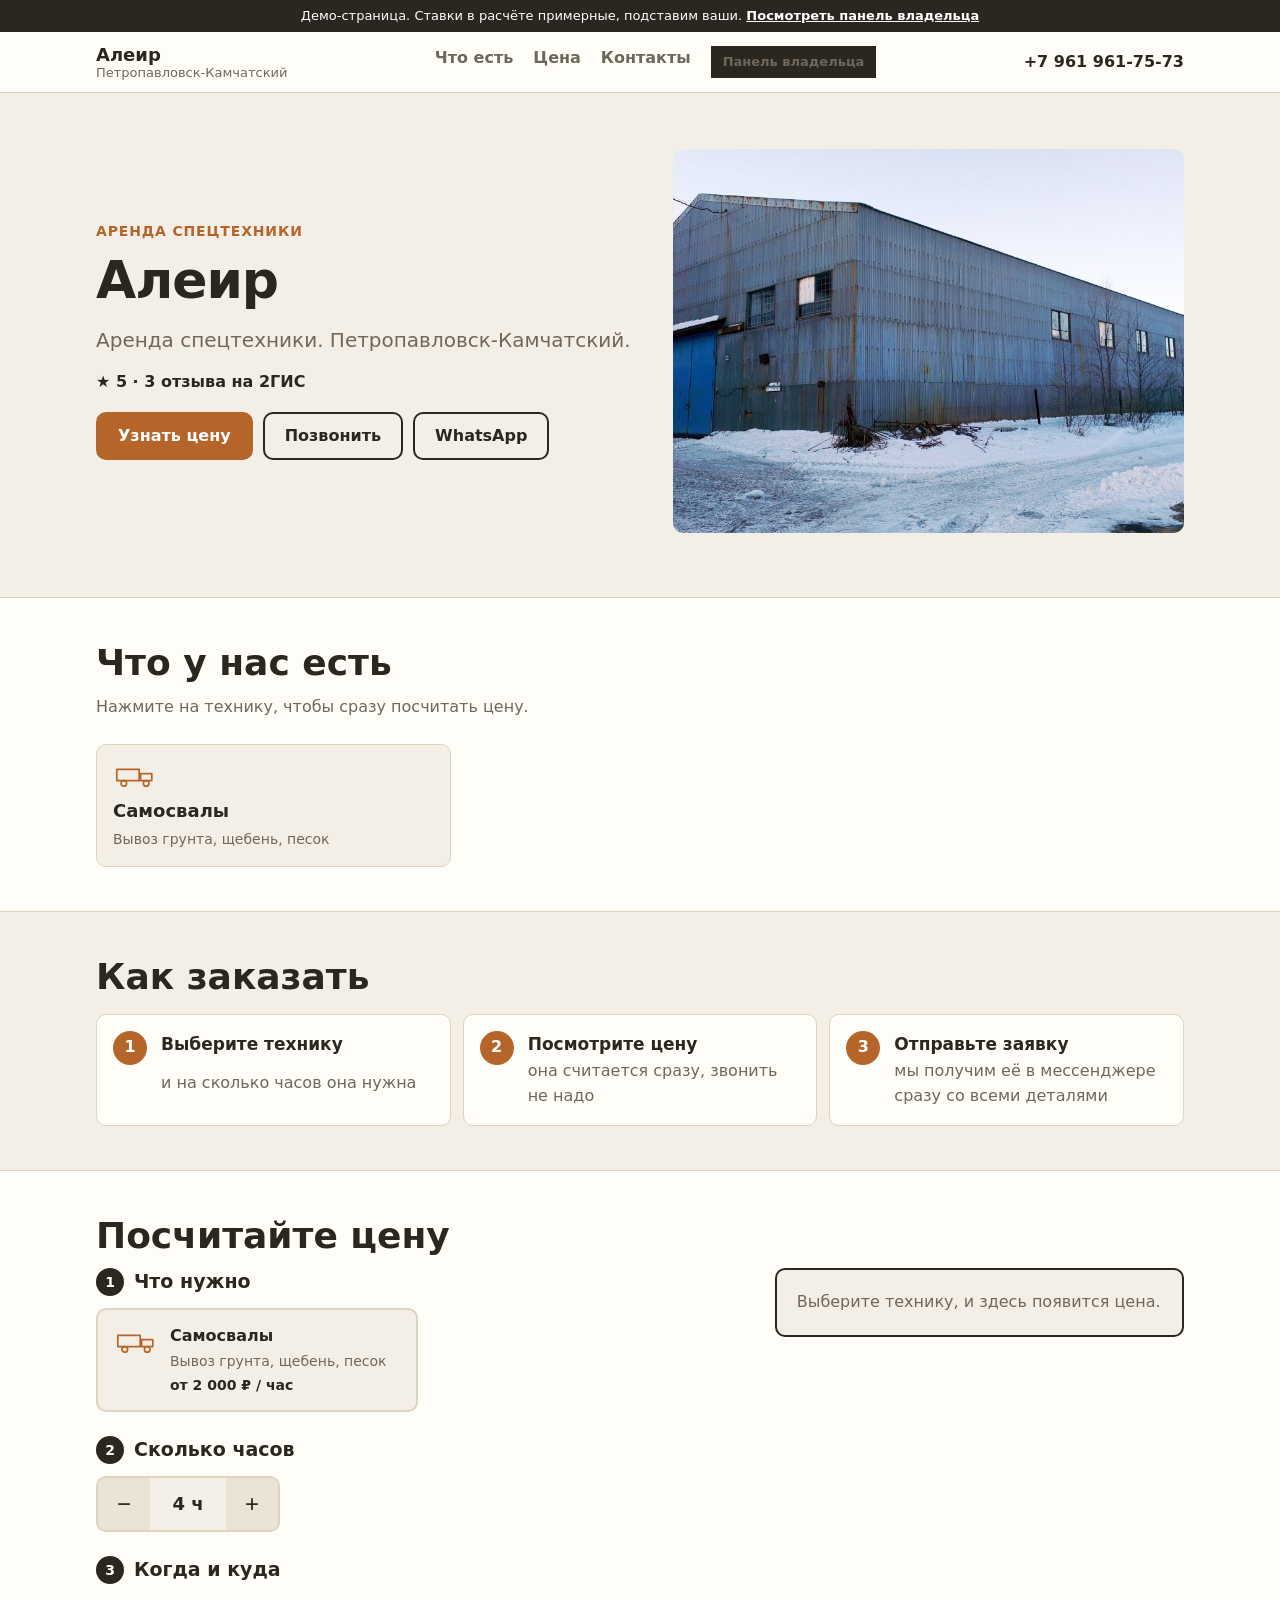
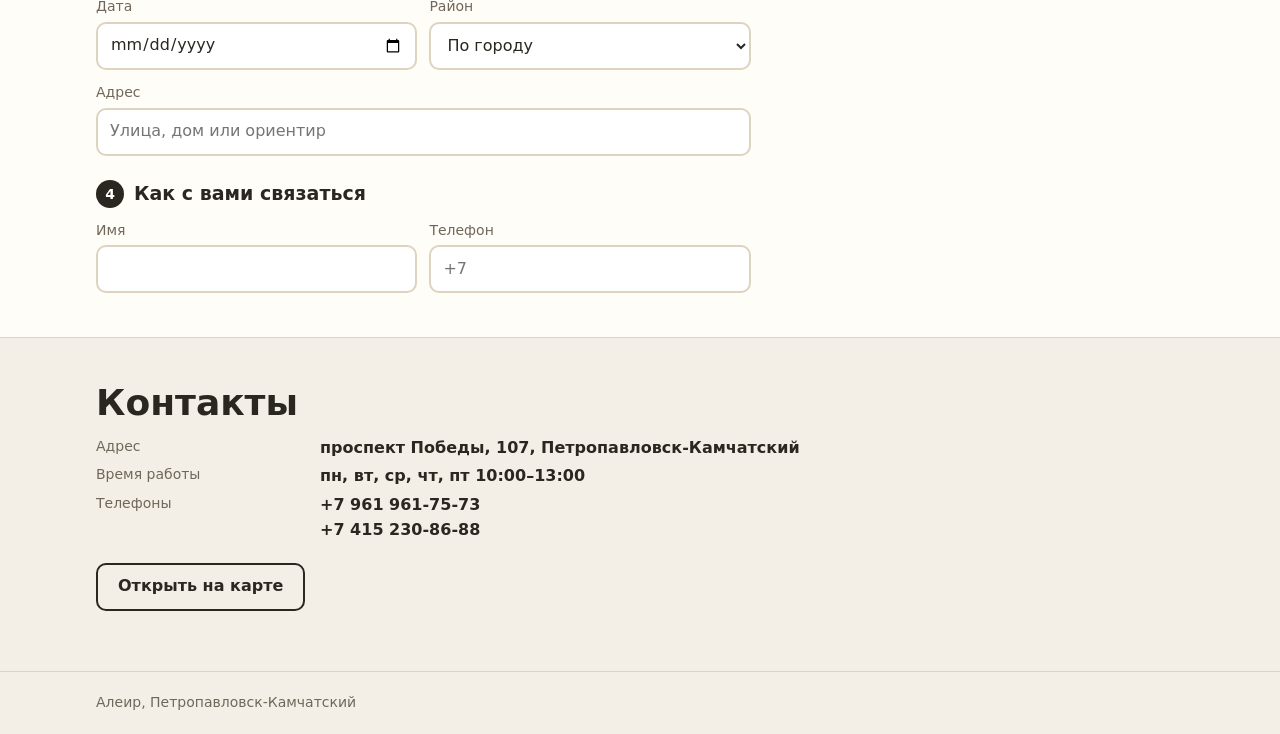
<file: aleir/index.html>
<!doctype html>
<html lang="ru">
<head>
<meta charset="utf-8">
<meta name="viewport" content="width=device-width, initial-scale=1">
<meta name="robots" content="noindex">
<title>Аренда спецтехники</title>
<link rel="stylesheet" href="style.css">
</head>
<body>
<div class="demo">Демо-страница. Ставки в расчёте примерные, подставим ваши. <a href="admin/" style="color:#fff;font-weight:700">Посмотреть панель владельца</a></div>
<div class="demo" id="ovr" hidden style="background:#b5652a">Показана страница с вашими изменениями из демо-панели. <a href="#" id="ovr-reset" style="color:#fff;font-weight:700">Сбросить</a></div>
<header class="top">
  <div class="wrap top-in">
    <div class="brand"><b data-c="name"></b><span data-c="city"></span></div>
    <nav class="nav"><a href="#have">Что есть</a><a href="#calc">Цена</a><a href="#contacts">Контакты</a><a class="demo own" href="admin/">Панель владельца</a></nav>
    <a class="top-tel" data-tel="text" href="#"></a>
  </div>
</header>

<section class="hero">
  <div class="wrap hero-in">
    <div class="hero-text">
      <p class="kicker" data-c="kicker"></p>
      <h1 data-c="name"></h1>
      <p class="lead" data-c="about"></p>
      <p class="rating" id="rating" hidden></p>
      <div class="cta">
        <a class="btn btn-main" href="#calc" data-t="cta_main">Узнать цену</a>
        <a class="btn" data-tel href="#" data-t="cta_call">Позвонить</a>
        <a class="btn" data-wa target="_blank" rel="noopener" href="#">WhatsApp</a>
        <a class="btn" id="hero-tg" data-tg target="_blank" rel="noopener" href="#">Telegram</a>
      </div>
    </div>
    <figure class="hero-photo" id="hero-photo" hidden><img id="hero-img" alt=""></figure>
  </div>
</section>

<section class="gallery" id="gallery" hidden>
  <div class="wrap"><div id="gallery-list" class="gal"></div></div>
</section>

<section class="have" id="have">
  <div class="wrap">
    <h2 data-t="have_title">Что у нас есть</h2>
    <p class="section-sub" data-t="have_sub">Нажмите на технику, чтобы сразу посчитать цену.</p>
    <div id="fleet-list" class="tiles"></div>
    <div id="services" class="services" hidden>
      <h3 data-t="services_title">Ещё делаем</h3>
      <ul id="services-list"></ul>
    </div>
  </div>
</section>

<section class="how" id="how">
  <div class="wrap">
    <h2 data-t="how_title">Как заказать</h2>
    <ol class="steps">
      <li><b data-t="step1_t">Выберите технику</b><span data-t="step1_d">и на сколько часов она нужна</span></li>
      <li><b data-t="step2_t">Посмотрите цену</b><span data-t="step2_d">она считается сразу, звонить не надо</span></li>
      <li><b data-t="step3_t">Отправьте заявку</b><span data-t="step3_d">мы получим её в мессенджере сразу со всеми деталями</span></li>
    </ol>
  </div>
</section>

<section class="calc" id="calc">
  <div class="wrap">
    <h2 data-t="calc_title">Посчитайте цену</h2>
    <div class="calc-grid">
      <div class="calc-form">
        <h3 class="step"><i>1</i>Что нужно</h3>
        <div id="machines" class="machines"></div>

        <h3 class="step"><i>2</i>Сколько часов</h3>
        <div class="stepper">
          <button type="button" id="minus" aria-label="Меньше часов">−</button>
          <output id="hours-val">4 ч</output>
          <button type="button" id="plus" aria-label="Больше часов">+</button>
        </div>

        <h3 class="step"><i>3</i>Когда и куда</h3>
        <div class="fields">
          <label>Дата<input type="date" id="date"></label>
          <label>Район<select id="zone"></select></label>
          <label class="wide">Адрес<input type="text" id="addr" placeholder="Улица, дом или ориентир" autocomplete="street-address"></label>
        </div>

        <h3 class="step"><i>4</i>Как с вами связаться</h3>
        <div class="fields">
          <label>Имя<input type="text" id="name" autocomplete="name"></label>
          <label>Телефон<input type="tel" id="tel" placeholder="+7" autocomplete="tel"></label>
        </div>
      </div>

      <aside class="result" id="result">
        <p id="need" class="need">Выберите технику, и здесь появится цена.</p>
        <div id="send" hidden>
          <p class="res-label">Примерная цена</p>
          <p class="res-price">от <span id="price-from"></span><br>до <span id="price-to"></span></p>
          <p class="res-sum"><span id="sum-machine"></span></p>
          <p class="res-note">Точную цену назовёт менеджер после уточнения деталей. <span class="example">Ставки здесь примерные.</span></p>
          <p class="hint" id="tel-hint">Укажите телефон, чтобы отправить заявку.</p>
          <a class="btn btn-main" id="btn-wa" href="#" aria-disabled="true">Отправить в WhatsApp</a>
          <a class="btn" id="btn-tg" href="#" aria-disabled="true">Отправить в Telegram</a>
          <p class="hint" id="tg-note" hidden>Текст заявки скопирован. Вставьте его в открывшийся чат Telegram.</p>
        </div>
      </aside>
    </div>
  </div>
</section>

<section class="contacts" id="contacts">
  <div class="wrap">
    <h2 data-t="contacts_title">Контакты</h2>
    <dl class="cl">
      <dt>Адрес</dt><dd><span data-c="address"></span>, <span data-c="city"></span></dd>
      <dt>Время работы</dt><dd data-c="hours"></dd>
      <dt>Телефоны</dt><dd id="phones"></dd>
    </dl>
    <p><a class="btn" data-map target="_blank" rel="noopener" href="#">Открыть на карте</a></p>
  </div>
</section>
<footer class="foot"><div class="wrap"><span data-c="name"></span>, <span data-c="city"></span></div></footer>
<script src="app.js"></script>
</body>
</html>
</file>
<file: aleir/style.css>
:root{--bg:#f4efe6;--card:#fffdf8;--sand:#ebe3d3;--ink:#2a2620;--mute:#6f675a;--line:#ddd3bf;--acc:#b5652a;--acc-ink:#fff;--r:10px}
*{box-sizing:border-box}
html{scroll-behavior:smooth}
body{margin:0;background:var(--bg);color:var(--ink);font:16px/1.55 system-ui,-apple-system,"Segoe UI",Roboto,Arial,sans-serif}
.wrap{max-width:1120px;margin:0 auto;padding:0 16px}
h1,h2,h3{line-height:1.15;margin:0}
h2{font-size:clamp(26px,4vw,36px);margin-bottom:12px}
a{color:inherit}
.demo{background:var(--ink);color:#fff;text-align:center;font-size:13px;padding:6px 12px}
.top{background:var(--card);border-bottom:1px solid var(--line);position:sticky;top:0;z-index:5}
.top-in{display:flex;justify-content:space-between;align-items:center;min-height:60px;gap:12px}
.brand{display:flex;flex-direction:column;line-height:1.2;min-width:0}
.brand b{font-size:18px;overflow:hidden;text-overflow:ellipsis;white-space:nowrap}.brand span{font-size:13px;color:var(--mute)}
.nav{display:none;gap:20px}.nav a{text-decoration:none;color:var(--mute);font-weight:600}.nav a:hover{color:var(--ink)}
.top-tel{font-weight:700;text-decoration:none;white-space:nowrap}
.hero{padding:32px 0 40px}
.hero-in{display:grid;gap:24px}
.kicker{margin:0 0 8px;color:var(--acc);font-weight:700;font-size:14px;text-transform:uppercase;letter-spacing:.06em}
.hero h1{font-size:clamp(32px,6vw,52px);letter-spacing:-.02em}
.lead{font-size:clamp(17px,2.2vw,20px);color:var(--mute);max-width:46ch;margin:14px 0 14px}
.rating{margin:0 0 18px;font-weight:600}
.cta{display:flex;flex-wrap:wrap;gap:10px}
.btn{display:inline-flex;align-items:center;justify-content:center;min-height:48px;padding:0 20px;border:2px solid var(--ink);border-radius:var(--r);background:transparent;color:var(--ink);font:inherit;font-weight:600;text-decoration:none;cursor:pointer}
.btn-main{background:var(--acc);border-color:var(--acc);color:var(--acc-ink)}
.btn[aria-disabled="true"]{opacity:.45}
.hero-photo{margin:0;border-radius:var(--r);overflow:hidden;background:var(--sand);aspect-ratio:4/3}
.hero-photo img{display:block;width:100%;height:100%;object-fit:cover}
.have{padding:44px 0;background:var(--card);border-block:1px solid var(--line)}
.section-sub{margin:0 0 24px;color:var(--mute);max-width:60ch}
.tiles{display:grid;gap:12px;grid-template-columns:repeat(2,minmax(0,1fr))}
.tile{background:var(--bg);border:1px solid var(--line);border-radius:var(--r);padding:16px}
.tile b{display:block;font-size:16px;overflow-wrap:break-word}.tile span{display:block;margin-top:4px;color:var(--mute);font-size:14px}
.services{margin-top:28px}.services h3{font-size:18px;margin-bottom:10px}
.services ul{margin:0;padding:0;list-style:none;display:flex;flex-wrap:wrap;gap:8px}
.services li{padding:8px 14px;background:var(--sand);border-radius:999px;font-size:15px}
.how{padding:44px 0}
.steps{list-style:none;margin:16px 0 0;padding:0;display:grid;gap:12px;counter-reset:s}
.steps li{counter-increment:s;display:grid;gap:2px;padding:16px 16px 16px 64px;position:relative;background:var(--card);border:1px solid var(--line);border-radius:var(--r)}
.steps li::before{content:counter(s);position:absolute;left:16px;top:16px;width:34px;height:34px;border-radius:50%;background:var(--acc);color:#fff;display:grid;place-items:center;font-weight:700}
.steps b{font-size:17px}.steps span{color:var(--mute)}
.calc{padding:44px 0;background:var(--card);border-block:1px solid var(--line)}
.calc-grid{display:grid;gap:24px;grid-template-columns:1fr}
.step{display:flex;align-items:center;gap:10px;font-size:19px;margin:24px 0 12px}
.step:first-child{margin-top:0}
.step i{display:inline-grid;place-items:center;width:28px;height:28px;border-radius:50%;background:var(--ink);color:#fff;font-style:normal;font-size:14px}
.machines{display:grid;gap:10px;grid-template-columns:1fr}
.machine{display:block;position:relative;cursor:pointer}
.machine input{position:absolute;opacity:0;inset:0}
.machine-body{display:grid;gap:2px;padding:14px 16px;border:2px solid var(--line);border-radius:var(--r);background:var(--bg)}
.machine input:checked+.machine-body{border-color:var(--acc);background:#f6e6d6}
.machine input:focus-visible+.machine-body{outline:3px solid var(--acc);outline-offset:2px}
.machine-name{font-weight:700}.machine-desc{color:var(--mute);font-size:14px}.machine-rate{font-size:14px;font-weight:600}
.stepper{display:inline-flex;align-items:center;border:2px solid var(--line);border-radius:var(--r);overflow:hidden;background:var(--bg)}
.stepper button{width:52px;height:52px;border:0;background:var(--sand);font-size:24px;cursor:pointer;color:var(--ink)}
.stepper output{min-width:76px;text-align:center;font-weight:700;font-size:18px}
.fields{display:grid;gap:12px;grid-template-columns:1fr}
.fields label{display:grid;gap:4px;font-size:14px;color:var(--mute)}
input[type=text],input[type=tel],input[type=date],select{width:100%;min-height:48px;padding:0 12px;border:2px solid var(--line);border-radius:var(--r);background:#fff;color:var(--ink);font:inherit;font-size:16px}
input:focus,select:focus{outline:3px solid var(--acc);outline-offset:1px;border-color:var(--acc)}
.result{background:var(--bg);border:2px solid var(--ink);border-radius:var(--r);padding:20px;align-self:start}
.need{margin:0;color:var(--mute)}
.res-label{margin:0;color:var(--mute);font-size:14px}
.res-price{margin:4px 0 8px;font-size:clamp(28px,4vw,36px);font-weight:800;line-height:1.15}
.res-sum{margin:0 0 8px;font-weight:600}
.res-note,.hint{font-size:13px;color:var(--mute);margin:8px 0 14px}
.result .btn{width:100%;margin-top:8px}
.contacts{padding:44px 0}
.cl{display:grid;gap:4px 24px;grid-template-columns:1fr;margin:12px 0 20px}
.cl dt{color:var(--mute);font-size:14px;margin-top:10px}.cl dd{margin:0;font-weight:600}
.cl dd a{display:block;text-decoration:none}
.foot{border-top:1px solid var(--line);padding:20px 0;color:var(--mute);font-size:14px}
.fail{padding:16px;color:#a00}
@media(min-width:720px){
  .nav{display:flex}
  .tiles{grid-template-columns:repeat(3,minmax(0,1fr))}
  .tile b{font-size:18px}
  .machines{grid-template-columns:1fr 1fr}
  .fields{grid-template-columns:1fr 1fr}.fields .wide{grid-column:1/-1}
  .steps{grid-template-columns:repeat(3,1fr)}
  .cl{grid-template-columns:200px 1fr}.cl dt{margin-top:0}
}
@media(min-width:960px){
  .hero-in{grid-template-columns:1.05fr 1fr;align-items:center;gap:40px}
  .hero{padding:56px 0 64px}
  .calc-grid{grid-template-columns:1.6fr 1fr}
  .result{position:sticky;top:84px}
}

.machine input:disabled+.machine-body{opacity:.5;cursor:not-allowed}
.machine:has(input:disabled){cursor:not-allowed}

.gallery{padding:8px 0 0}
.gal{display:grid;gap:10px;grid-template-columns:1fr 1fr}
.gal img{display:block;width:100%;aspect-ratio:4/3;object-fit:cover;border-radius:var(--r);background:var(--sand)}
.tile{display:block;min-width:0}
.tile svg{display:block;width:44px;height:28px;color:var(--acc);margin-bottom:8px}
.machine-body{grid-template-columns:44px 1fr;column-gap:12px}
.machine-body svg{grid-row:1/4;width:44px;height:28px;color:var(--acc);margin-top:3px}
.machine-body span{grid-column:2}
.ico{fill:none;stroke:currentColor;stroke-width:2.4;stroke-linecap:round;stroke-linejoin:round}
@media(min-width:720px){.gal{grid-template-columns:repeat(3,1fr)}}
</file>
